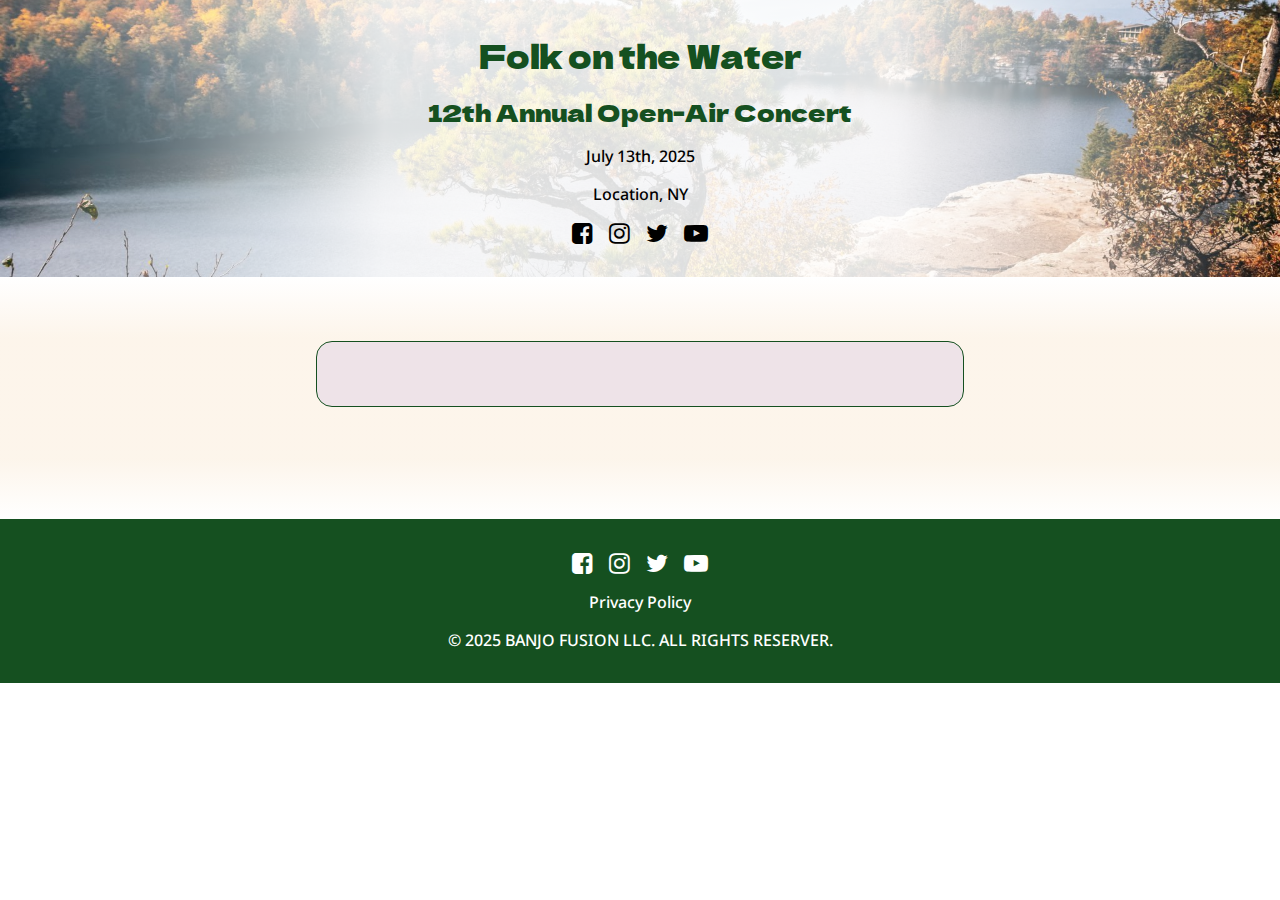
<file: index.html>
<!DOCTYPE html>
<html lang="en">
<head>
	<meta charset="UTF-8">
	<meta name="viewport" content="width=device-width, initial-scale=1.0">
	<title>Folk on the Water Concert</title>
	<link rel="stylesheet" href="https://cdnjs.cloudflare.com/ajax/libs/font-awesome/4.7.0/css/font-awesome.min.css">
	<link rel="stylesheet" href="./style.css">
</head>
<body>
	<div id="head">
		<h1>Folk on the Water</h1>
		<h2>12th Annual Open-Air Concert</h2>
		<p><time datetime="2025-07-13">July 13th, 2025</time></p>
		<p>Location, NY</p>
		<div class="sm-icons">
			<a href="www.facebook.com/folkonthewater/" class="fa fa-facebook-square"></a>
			<a href="www.instagram.com/folkonthewater/" class="fa fa-instagram"></a>
			<a href="www.twitter.com/folkonthewater/" class="fa fa-twitter"></a>
			<a href="www.youtube.com/channel/@FolkOnTheWater/" class="fa fa-youtube-play"></a>
		</div>
	</div>
	<div id="content">
		<section id="save-the-date"> </section>
		<section id="signup"> </section>
		<section id="resources"> </section>
		<section id="sponsors"> </section>
	</div>
	<div id="foot">
		<div class="sm-icons">
			<a href="www.facebook.com/folkonthewater/" class="fa fa-facebook-square"></a>
			<a href="www.instagram.com/folkonthewater/" class="fa fa-instagram"></a>
			<a href="www.twitter.com/folkonthewater/" class="fa fa-twitter"></a>
			<a href="www.youtube.com/channel/@FolkOnTheWater/" class="fa fa-youtube-play"></a>
		</div>
		<a href="">Privacy Policy</a>
		<p id="copyright">© 2025 Banjo Fusion LLC. All rights reserver.</p>
	</div>
</body>
</html>
</file>
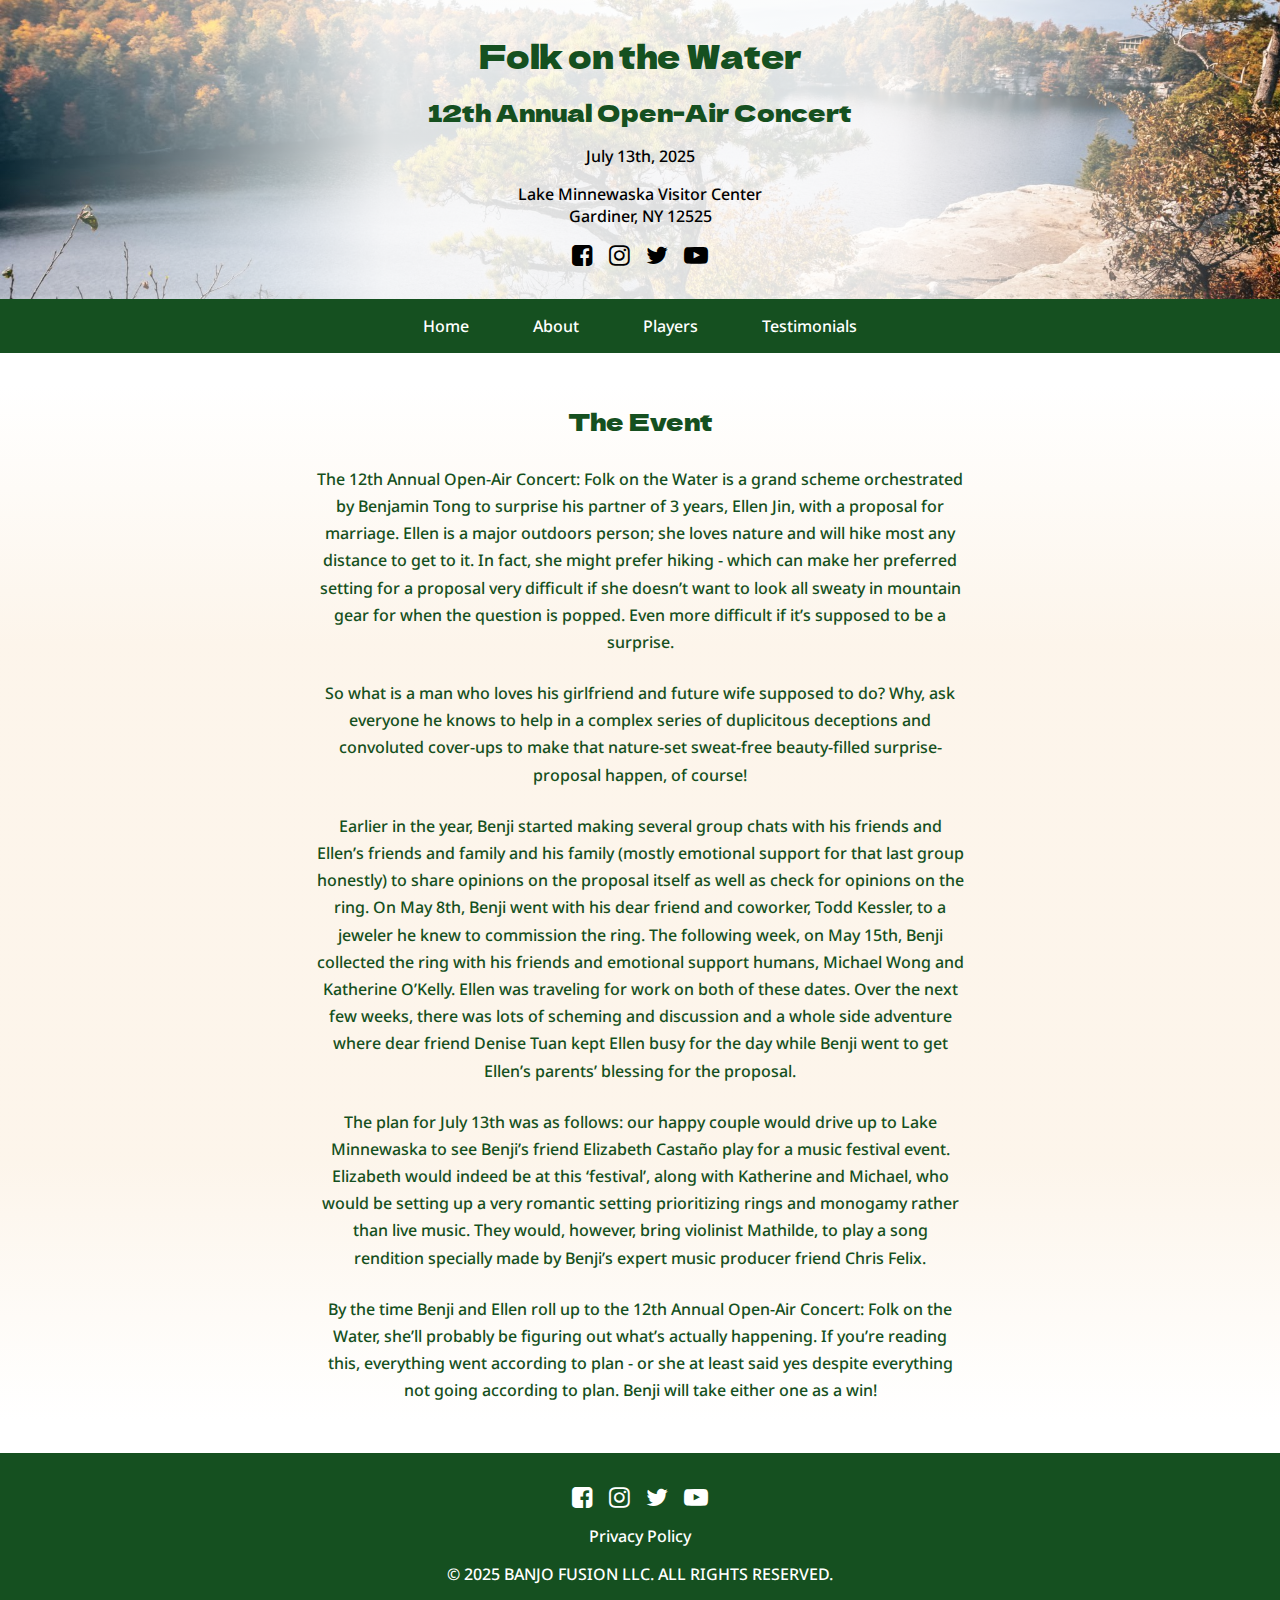
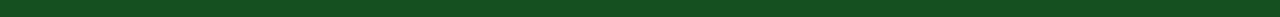
<file: about.html>
<!DOCTYPE html>
<html lang="en">
<head>
	<meta charset="UTF-8">
	<meta name="viewport" content="width=device-width, initial-scale=1.0">
	<title>Folk on the Water Concert</title>
	<link rel="stylesheet" href="https://cdnjs.cloudflare.com/ajax/libs/font-awesome/4.7.0/css/font-awesome.min.css">
	<link rel="stylesheet" href="/style/base.css">
	<link rel="stylesheet" href="/style/about.css">
</head>
<body>
	<div id="head">
		<h1>Folk on the Water</h1>
		<h2>12th Annual Open-Air Concert</h2>
		<p><time datetime="2025-07-13">July 13th, 2025</time></p>
		<p>Lake Minnewaska Visitor Center<br>Gardiner, NY 12525</p>
		<div class="sm-icons">
			<a href="https://www.facebook.com/folkonthewater/" class="fa fa-facebook-square"></a>
			<a href="https://www.instagram.com/folkonthewater/" class="fa fa-instagram"></a>
			<a href="https://www.twitter.com/folkonthewater/" class="fa fa-twitter"></a>
			<a href="https://www.youtube.com/channel/@FolkOnTheWater/" class="fa fa-youtube-play"></a>
		</div>
	</div>
	<div id="nav">
		<menu>
			<li><a href="/">Home</a></li>
			<li><a href="/about.html">About</a></li>
			<li><a href="/players.html">Players</a></li>
			<li><a href="/testimony.html">Testimonials</a></li>
		</menu>
	</div>
	<div id="content">
		<section id="about">
			<h2>The Event</h2>
			<p>The 12th Annual Open-Air Concert: Folk on the Water is a grand scheme orchestrated by Benjamin Tong to surprise his partner of 3 years, Ellen Jin, with a proposal for marriage. Ellen is a major outdoors person; she loves nature and will hike most any distance to get to it. In fact, she might prefer hiking - which can make her preferred setting for a proposal very difficult if she doesn’t want to look all sweaty in mountain gear for when the question is popped. Even more difficult if it’s supposed to be a surprise.</p>
			<p>So what is a man who loves his girlfriend and future wife supposed to do? Why, ask everyone he knows to help in a complex series of duplicitous deceptions and convoluted cover-ups to make that nature-set sweat-free beauty-filled surprise-proposal happen, of course!</p>
			<p>Earlier in the year, Benji started making several group chats with his friends and Ellen’s friends and family and his family (mostly emotional support for that last group honestly) to share opinions on the proposal itself as well as check for opinions on the ring. On May 8th, Benji went with his dear friend and coworker, Todd Kessler, to a jeweler he knew to commission the ring. The following week, on May 15th, Benji collected the ring with his friends and emotional support humans, Michael Wong and Katherine O’Kelly. Ellen was traveling for work on both of these dates. Over the next few weeks, there was lots of scheming and discussion and a whole side adventure where dear friend Denise Tuan kept Ellen busy for the day while Benji went to get Ellen’s parents’ blessing for the proposal.</p>
			<p>The plan for July 13th was as follows: our happy couple would drive up to Lake Minnewaska to see Benji’s friend Elizabeth Castaño play for a music festival event. Elizabeth would indeed be at this ‘festival’, along with Katherine and Michael, who would be setting up a very romantic setting prioritizing rings and monogamy rather than live music. They would, however, bring violinist Mathilde, to play a song rendition specially made by Benji’s expert music producer friend Chris Felix.</p>
			<p>By the time Benji and Ellen roll up to the 12th Annual Open-Air Concert: Folk on the Water, she’ll probably be figuring out what’s actually happening. If you’re reading this, everything went according to plan - or she at least said yes despite everything not going according to plan. Benji will take either one as a win!</p>
		</section>
	</div>
	<div id="foot">
		<div class="sm-icons">
			<a href="https://www.facebook.com/folkonthewater/" class="fa fa-facebook-square"></a>
			<a href="https://www.instagram.com/folkonthewater/" class="fa fa-instagram"></a>
			<a href="https://www.twitter.com/folkonthewater/" class="fa fa-twitter"></a>
			<a href="https://www.youtube.com/channel/@FolkOnTheWater/" class="fa fa-youtube-play"></a>
		</div>
		<a href="">Privacy Policy</a>
		<p id="copyright">© 2025 Banjo Fusion LLC. All rights reserved.</p>
	</div>
</body>
</html>
</file>
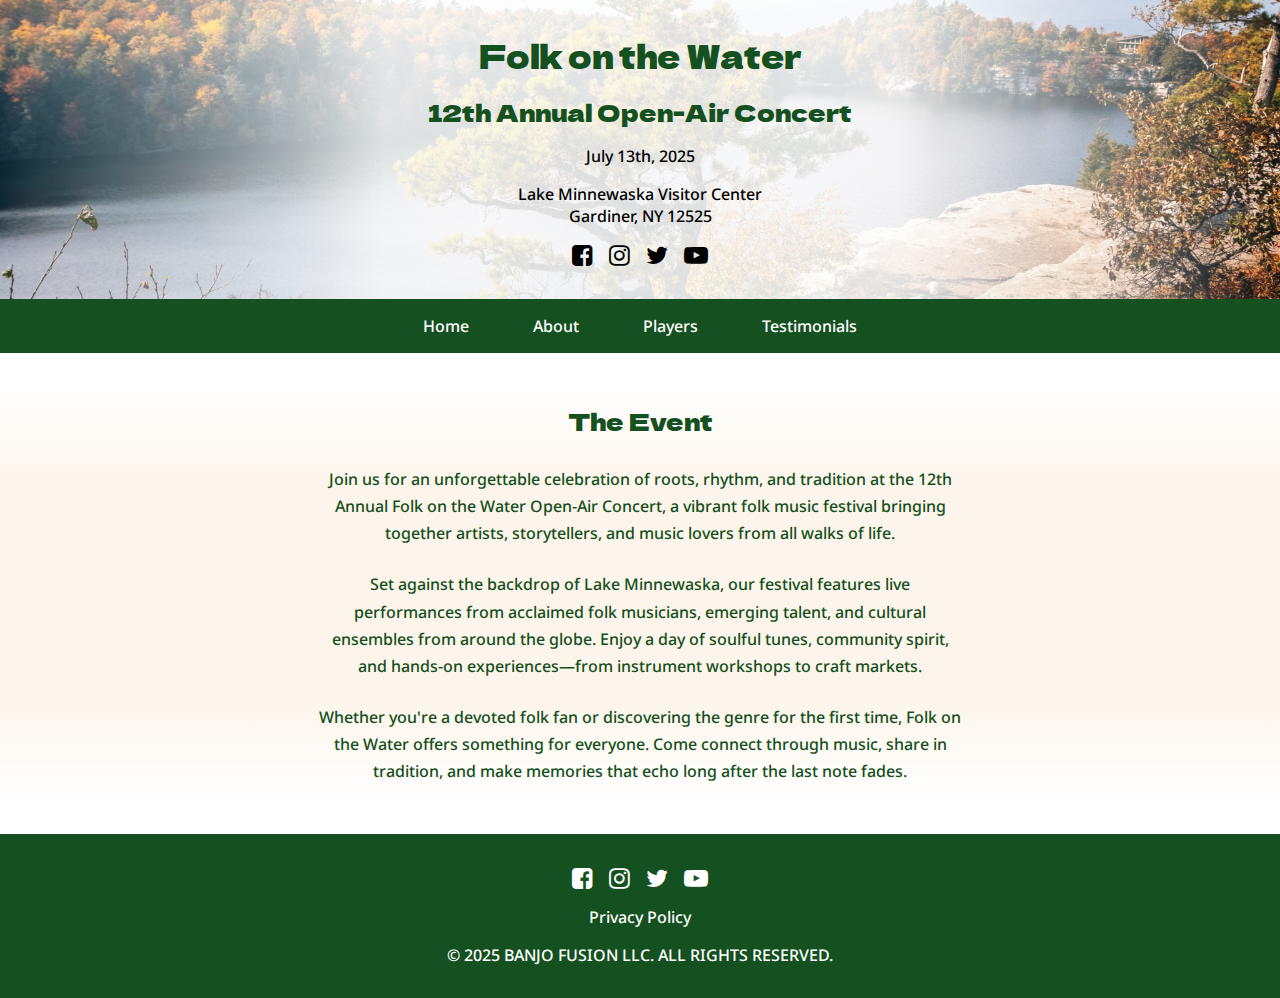
<file: about_fake.html>
<!DOCTYPE html>
<html lang="en">
<head>
	<meta charset="UTF-8">
	<meta name="viewport" content="width=device-width, initial-scale=1.0">
	<title>Folk on the Water Concert</title>
	<link rel="stylesheet" href="https://cdnjs.cloudflare.com/ajax/libs/font-awesome/4.7.0/css/font-awesome.min.css">
	<link rel="stylesheet" href="/style/base.css">
	<link rel="stylesheet" href="/style/about.css">
</head>
<body>
	<div id="head">
		<h1>Folk on the Water</h1>
		<h2>12th Annual Open-Air Concert</h2>
		<p><time datetime="2025-07-13">July 13th, 2025</time></p>
		<p>Lake Minnewaska Visitor Center<br>Gardiner, NY 12525</p>
		<div class="sm-icons">
			<a href="https://www.facebook.com/folkonthewater/" class="fa fa-facebook-square"></a>
			<a href="https://www.instagram.com/folkonthewater/" class="fa fa-instagram"></a>
			<a href="https://www.twitter.com/folkonthewater/" class="fa fa-twitter"></a>
			<a href="https://www.youtube.com/channel/@FolkOnTheWater/" class="fa fa-youtube-play"></a>
		</div>
	</div>
	<div id="nav">
		<menu>
			<li><a href="/">Home</a></li>
			<li><a href="/about.html">About</a></li>
			<li><a href="/players.html">Players</a></li>
			<li><a href="/testimony.html">Testimonials</a></li>
		</menu>
	</div>
	<div id="content">
		<section id="about">
			<h2>The Event</h2>
			<p>Join us for an unforgettable celebration of roots, rhythm, and tradition at the 12th Annual Folk on the Water Open-Air Concert, a vibrant folk music festival bringing together artists, storytellers, and music lovers from all walks of life.</p>
			<p>Set against the backdrop of Lake Minnewaska, our festival features live performances from acclaimed folk musicians, emerging talent, and cultural ensembles from around the globe. Enjoy a day of soulful tunes, community spirit, and hands-on experiences—from instrument workshops to craft markets.</p>
			<p>Whether you're a devoted folk fan or discovering the genre for the first time, Folk on the Water offers something for everyone. Come connect through music, share in tradition, and make memories that echo long after the last note fades.</p>
		</section>
	</div>
	<div id="foot">
		<div class="sm-icons">
			<a href="https://www.facebook.com/folkonthewater/" class="fa fa-facebook-square"></a>
			<a href="https://www.instagram.com/folkonthewater/" class="fa fa-instagram"></a>
			<a href="https://www.twitter.com/folkonthewater/" class="fa fa-twitter"></a>
			<a href="https://www.youtube.com/channel/@FolkOnTheWater/" class="fa fa-youtube-play"></a>
		</div>
		<a href="">Privacy Policy</a>
		<p id="copyright">© 2025 Banjo Fusion LLC. All rights reserved.</p>
	</div>
</body>
</html>
</file>
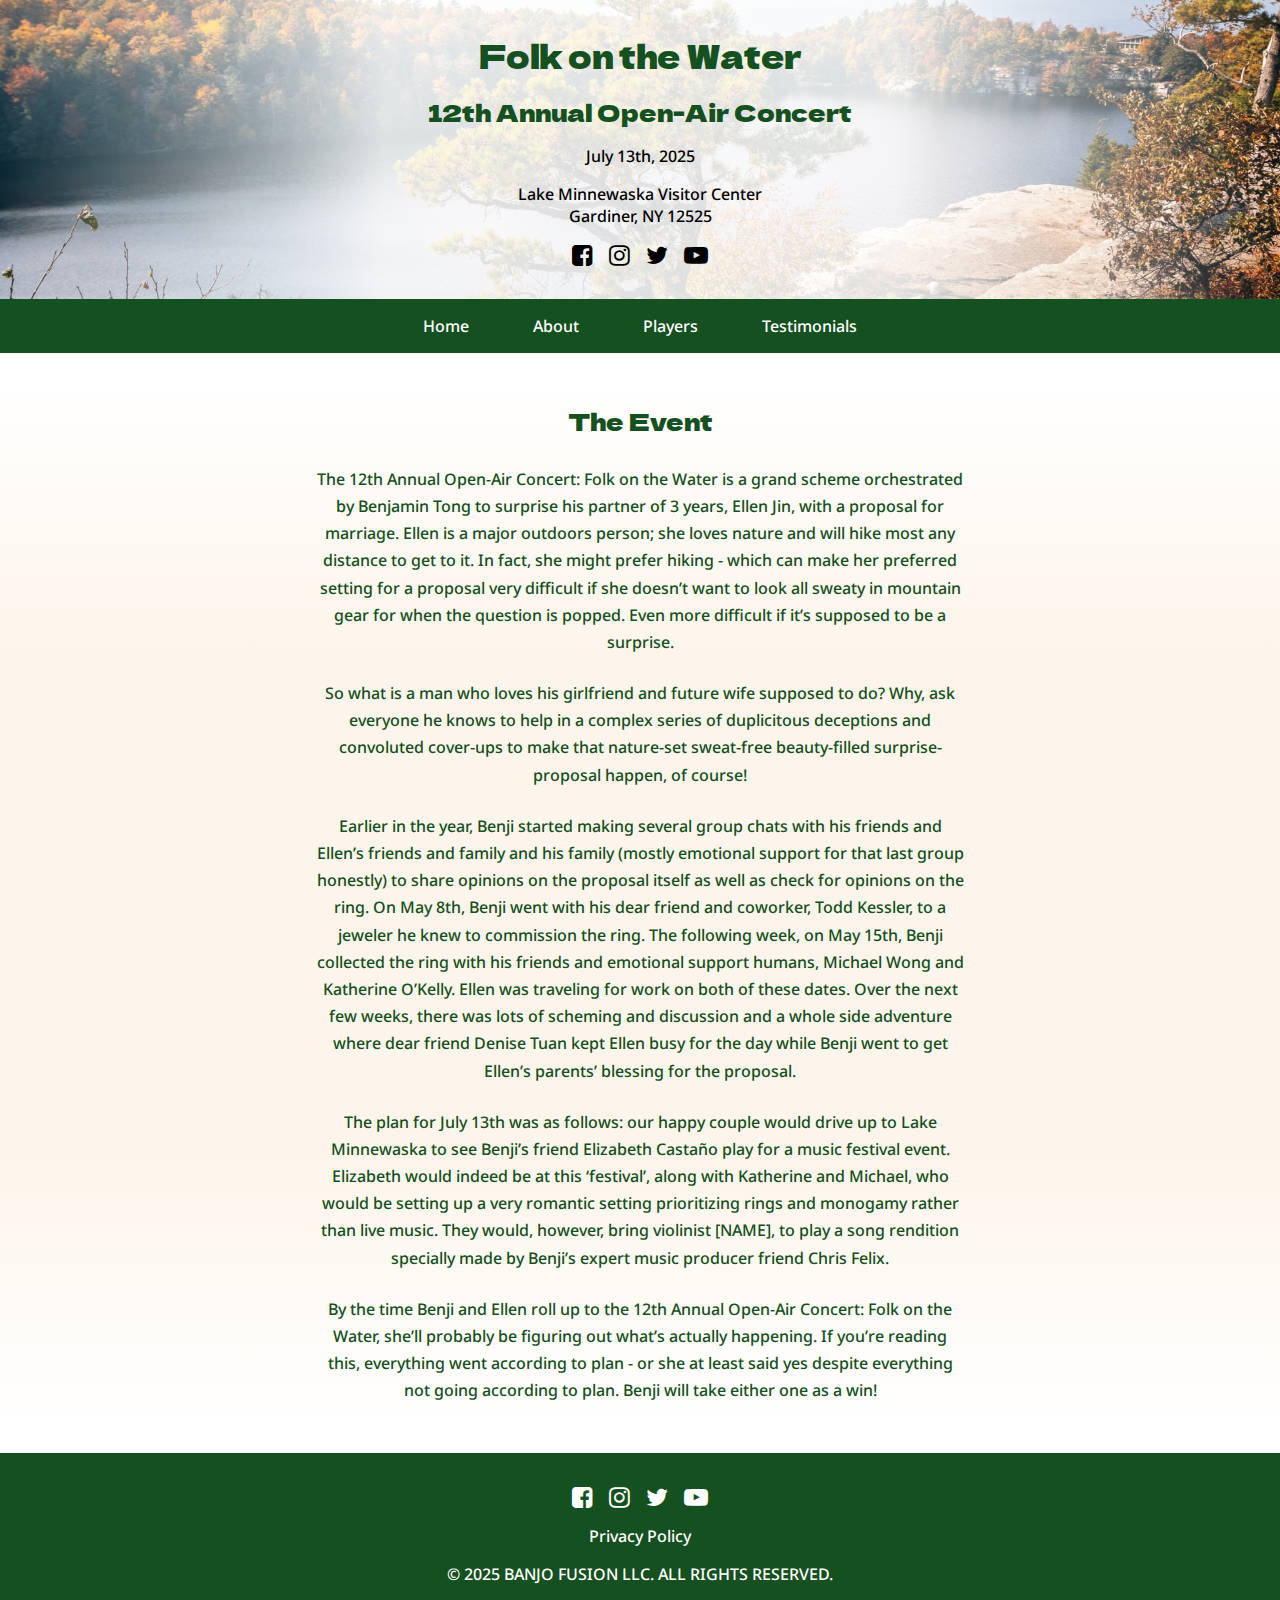
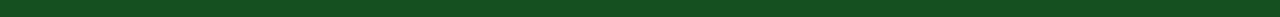
<file: about_real.html>
<!DOCTYPE html>
<html lang="en">
<head>
	<meta charset="UTF-8">
	<meta name="viewport" content="width=device-width, initial-scale=1.0">
	<title>Folk on the Water Concert</title>
	<link rel="stylesheet" href="https://cdnjs.cloudflare.com/ajax/libs/font-awesome/4.7.0/css/font-awesome.min.css">
	<link rel="stylesheet" href="/style/base.css">
	<link rel="stylesheet" href="/style/about.css">
</head>
<body>
	<div id="head">
		<h1>Folk on the Water</h1>
		<h2>12th Annual Open-Air Concert</h2>
		<p><time datetime="2025-07-13">July 13th, 2025</time></p>
		<p>Lake Minnewaska Visitor Center<br>Gardiner, NY 12525</p>
		<div class="sm-icons">
			<a href="https://www.facebook.com/folkonthewater/" class="fa fa-facebook-square"></a>
			<a href="https://www.instagram.com/folkonthewater/" class="fa fa-instagram"></a>
			<a href="https://www.twitter.com/folkonthewater/" class="fa fa-twitter"></a>
			<a href="https://www.youtube.com/channel/@FolkOnTheWater/" class="fa fa-youtube-play"></a>
		</div>
	</div>
	<div id="nav">
		<menu>
			<li><a href="/">Home</a></li>
			<li><a href="/about.html">About</a></li>
			<li><a href="/players.html">Players</a></li>
			<li><a href="/testimony.html">Testimonials</a></li>
		</menu>
	</div>
	<div id="content">
		<section id="about">
			<h2>The Event</h2>
			<p>The 12th Annual Open-Air Concert: Folk on the Water is a grand scheme orchestrated by Benjamin Tong to surprise his partner of 3 years, Ellen Jin, with a proposal for marriage. Ellen is a major outdoors person; she loves nature and will hike most any distance to get to it. In fact, she might prefer hiking - which can make her preferred setting for a proposal very difficult if she doesn’t want to look all sweaty in mountain gear for when the question is popped. Even more difficult if it’s supposed to be a surprise.</p>
			<p>So what is a man who loves his girlfriend and future wife supposed to do? Why, ask everyone he knows to help in a complex series of duplicitous deceptions and convoluted cover-ups to make that nature-set sweat-free beauty-filled surprise-proposal happen, of course!</p>
			<p>Earlier in the year, Benji started making several group chats with his friends and Ellen’s friends and family and his family (mostly emotional support for that last group honestly) to share opinions on the proposal itself as well as check for opinions on the ring. On May 8th, Benji went with his dear friend and coworker, Todd Kessler, to a jeweler he knew to commission the ring. The following week, on May 15th, Benji collected the ring with his friends and emotional support humans, Michael Wong and Katherine O’Kelly. Ellen was traveling for work on both of these dates. Over the next few weeks, there was lots of scheming and discussion and a whole side adventure where dear friend Denise Tuan kept Ellen busy for the day while Benji went to get Ellen’s parents’ blessing for the proposal.</p>
			<p>The plan for July 13th was as follows: our happy couple would drive up to Lake Minnewaska to see Benji’s friend Elizabeth Castaño play for a music festival event. Elizabeth would indeed be at this ‘festival’, along with Katherine and Michael, who would be setting up a very romantic setting prioritizing rings and monogamy rather than live music. They would, however, bring violinist [NAME], to play a song rendition specially made by Benji’s expert music producer friend Chris Felix.</p>
			<p>By the time Benji and Ellen roll up to the 12th Annual Open-Air Concert: Folk on the Water, she’ll probably be figuring out what’s actually happening. If you’re reading this, everything went according to plan - or she at least said yes despite everything not going according to plan. Benji will take either one as a win!</p>
		</section>
	</div>
	<div id="foot">
		<div class="sm-icons">
			<a href="https://www.facebook.com/folkonthewater/" class="fa fa-facebook-square"></a>
			<a href="https://www.instagram.com/folkonthewater/" class="fa fa-instagram"></a>
			<a href="https://www.twitter.com/folkonthewater/" class="fa fa-twitter"></a>
			<a href="https://www.youtube.com/channel/@FolkOnTheWater/" class="fa fa-youtube-play"></a>
		</div>
		<a href="">Privacy Policy</a>
		<p id="copyright">© 2025 Banjo Fusion LLC. All rights reserved.</p>
	</div>
</body>
</html>
</file>
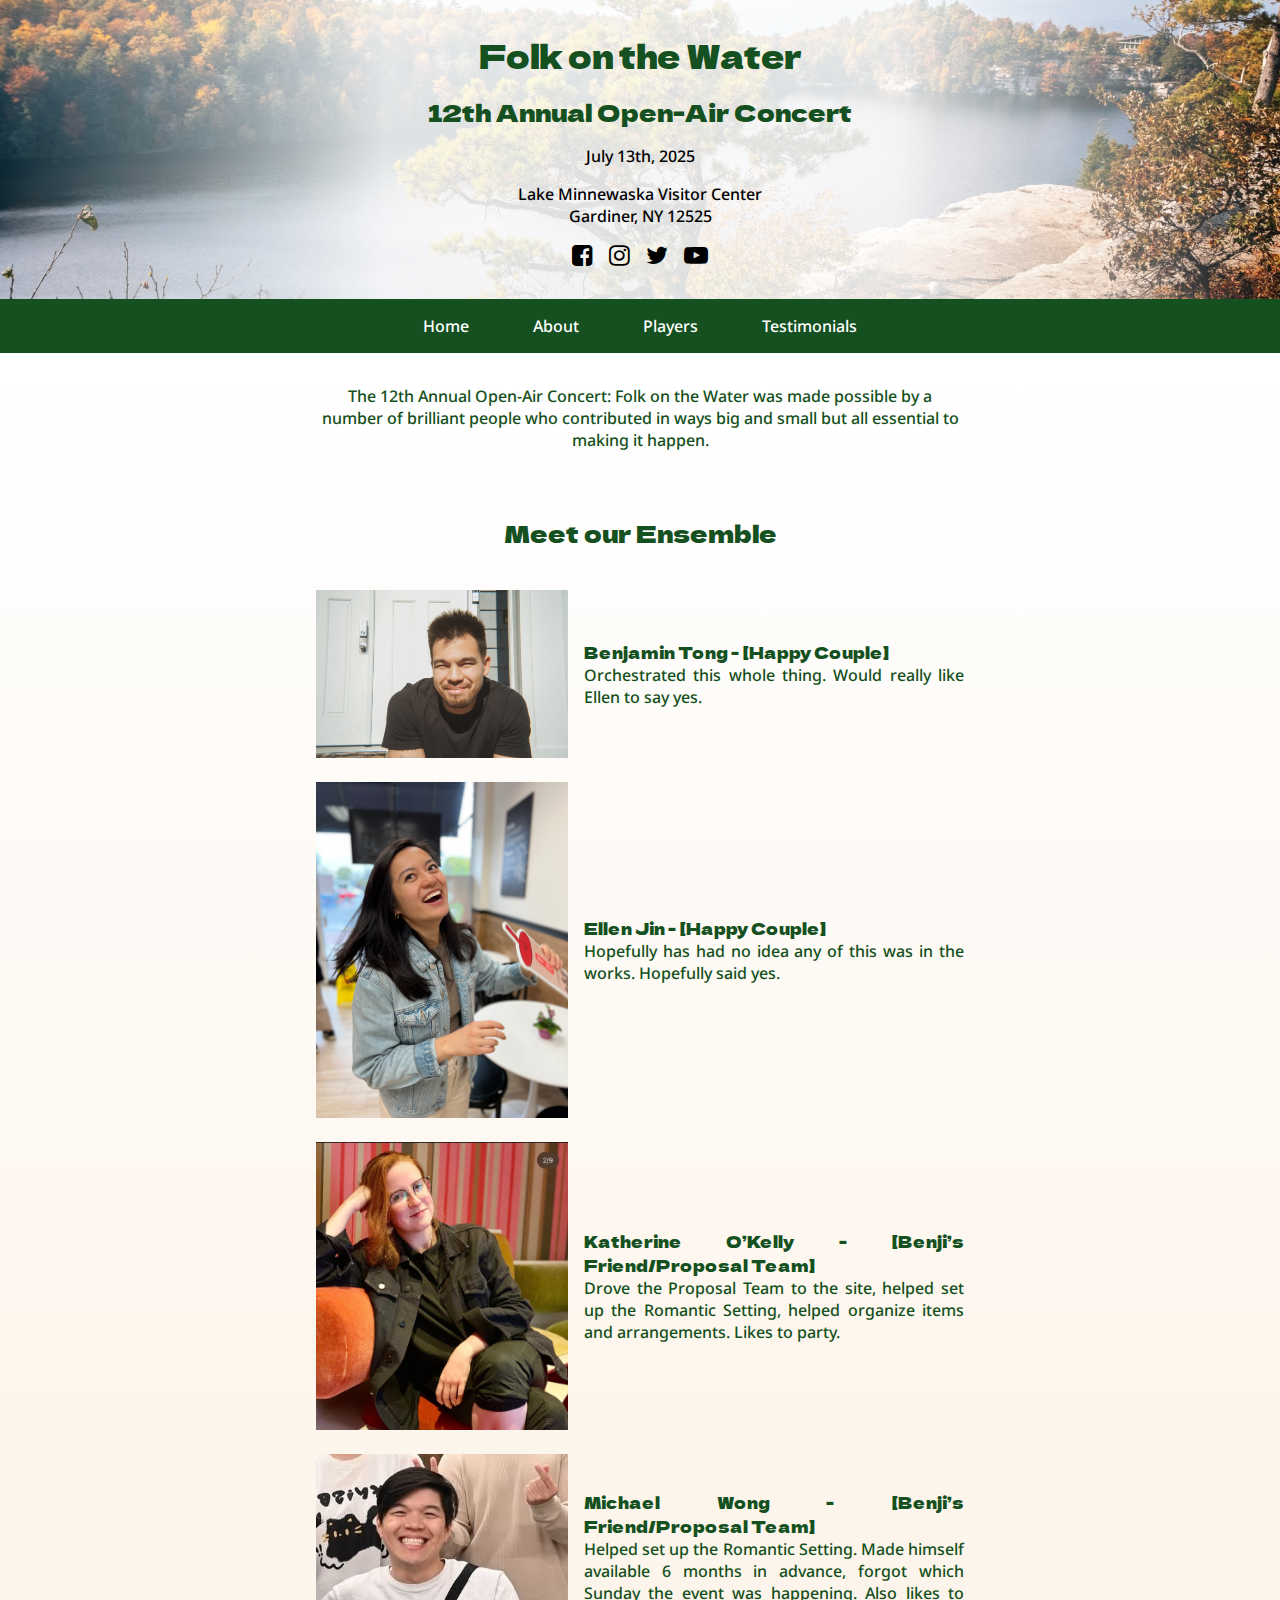
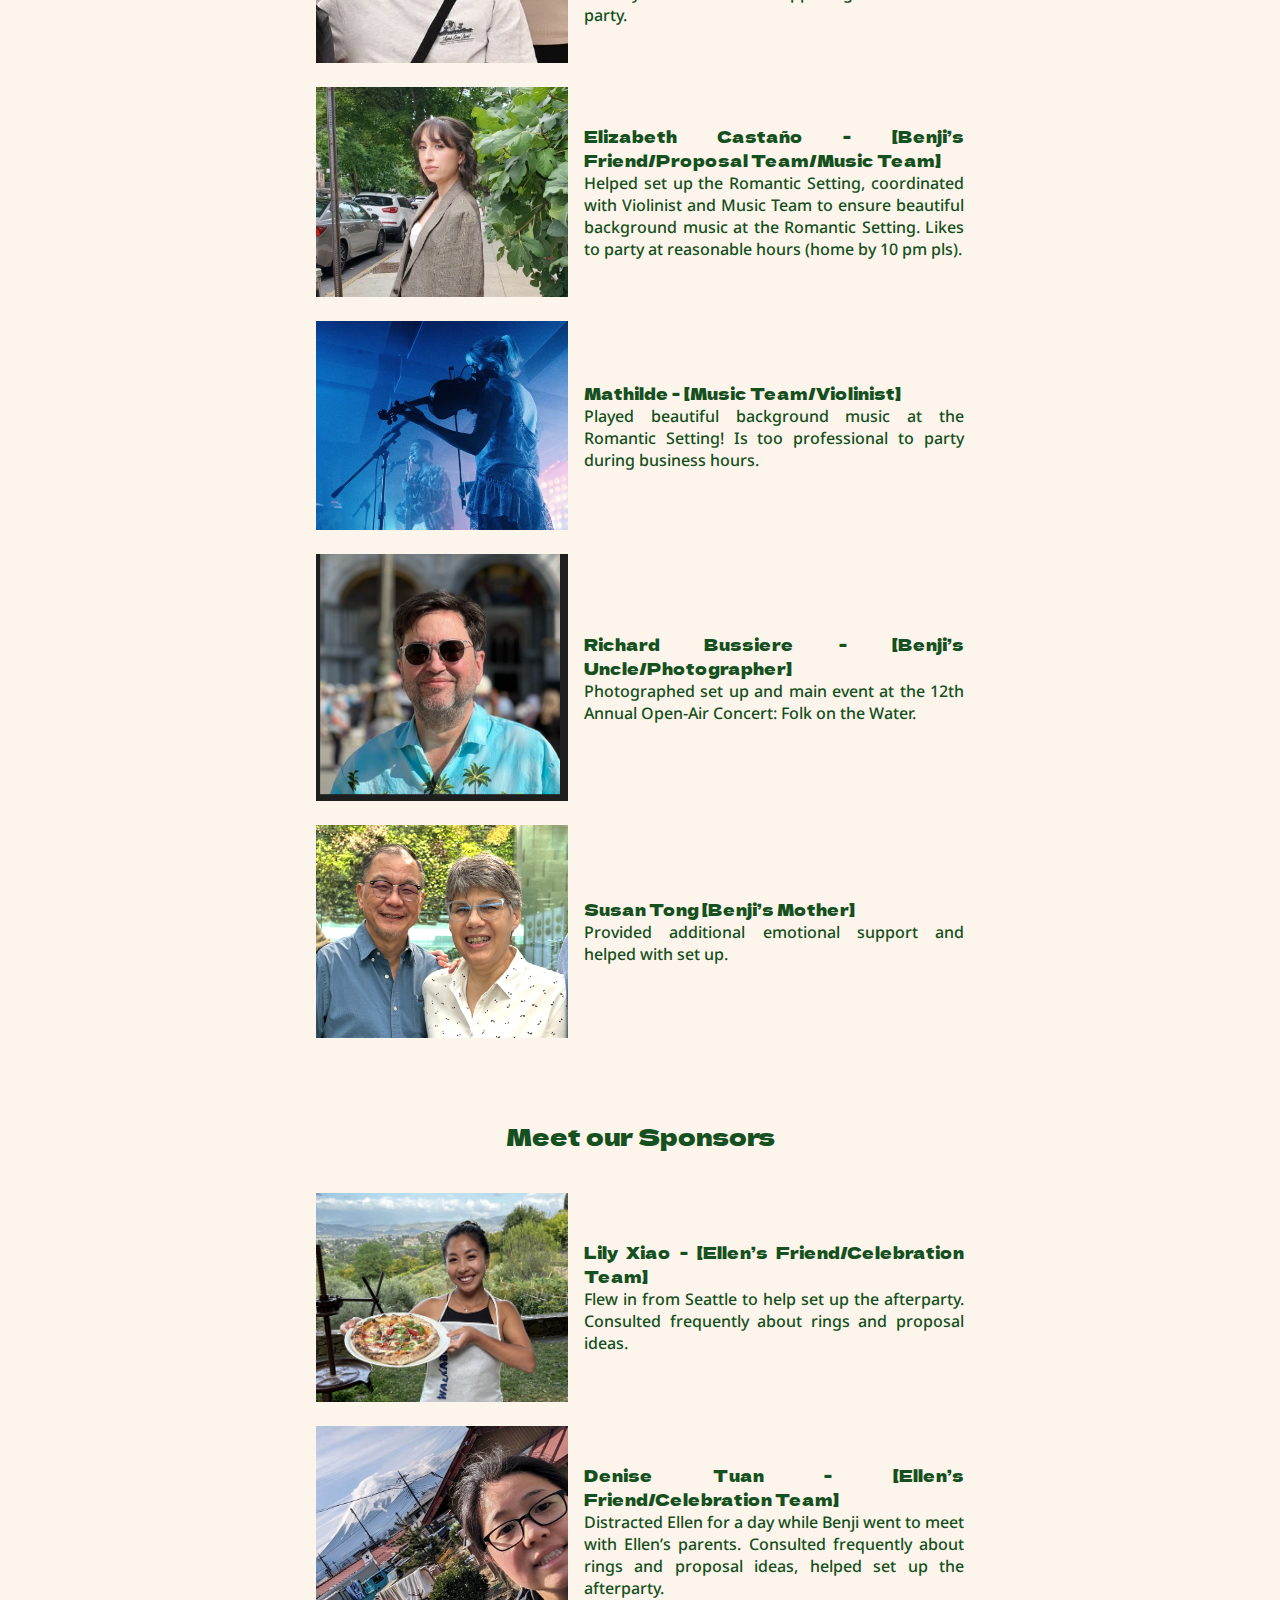
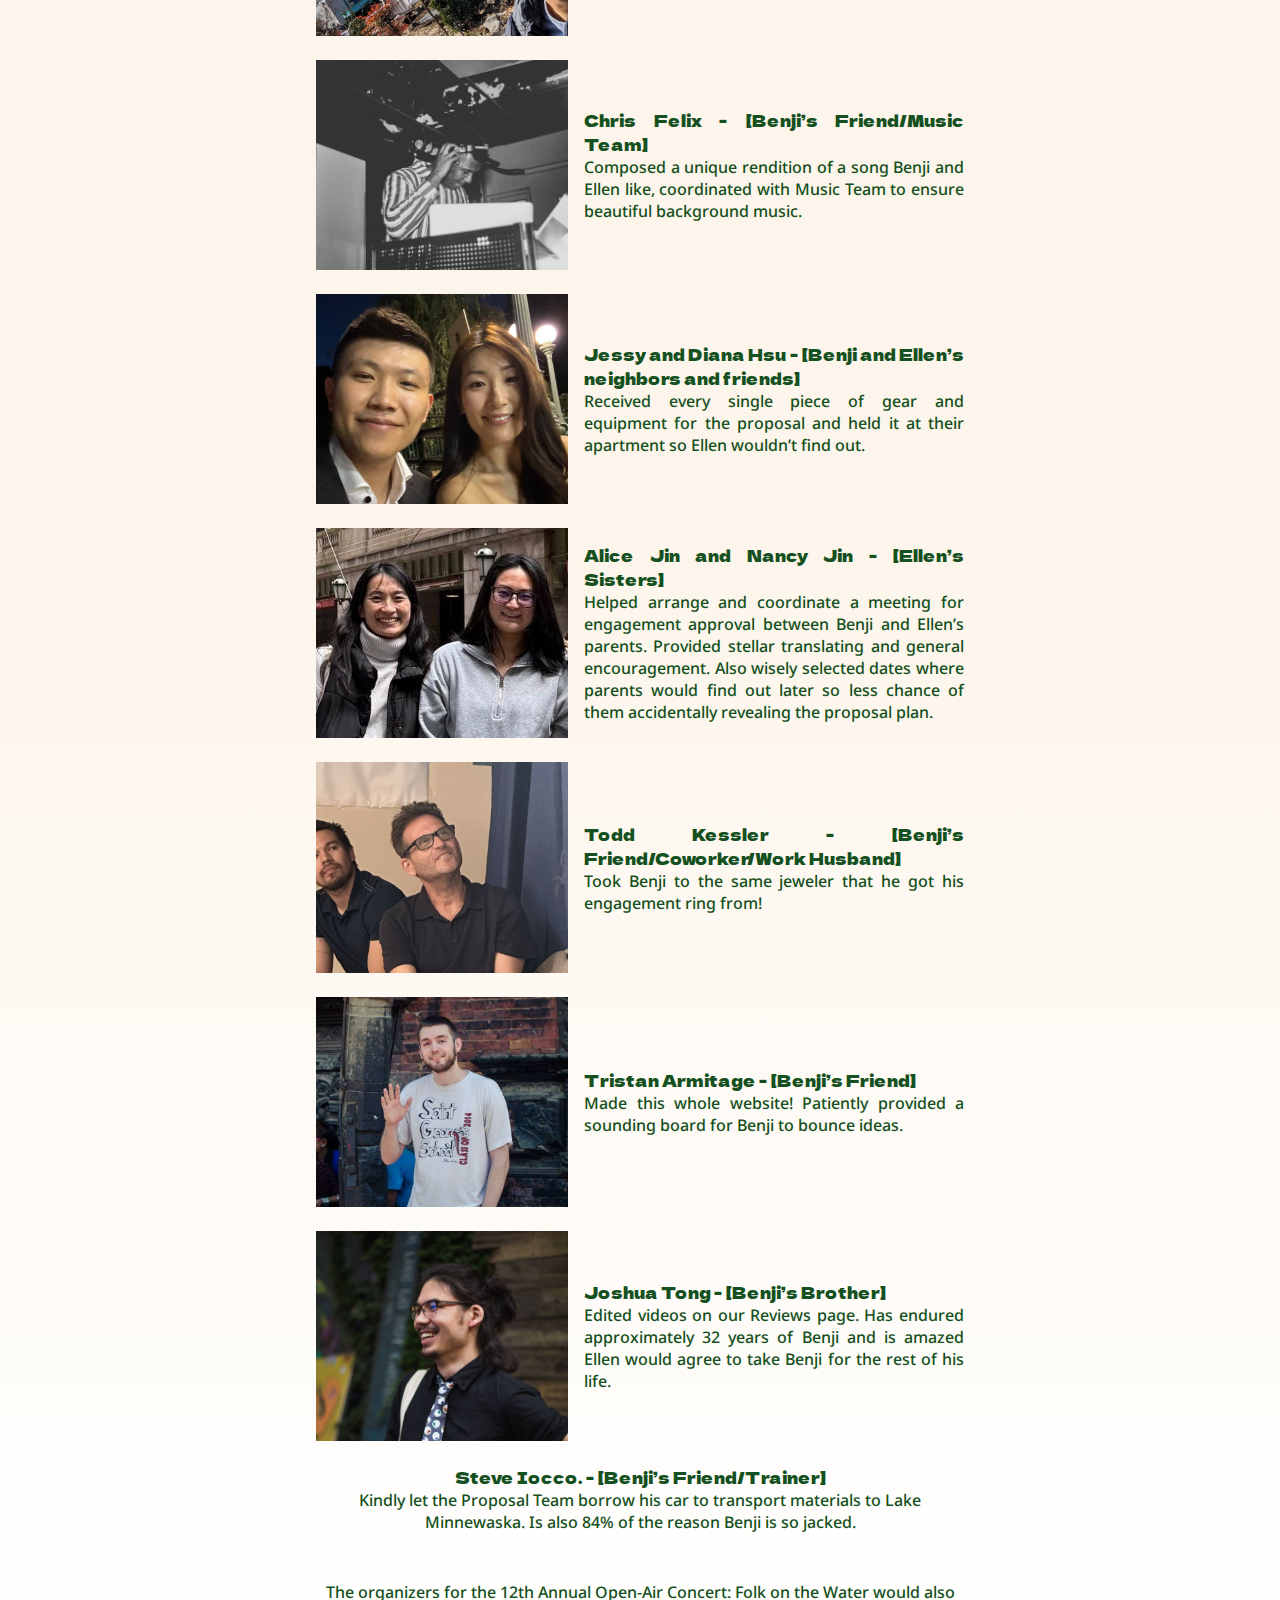
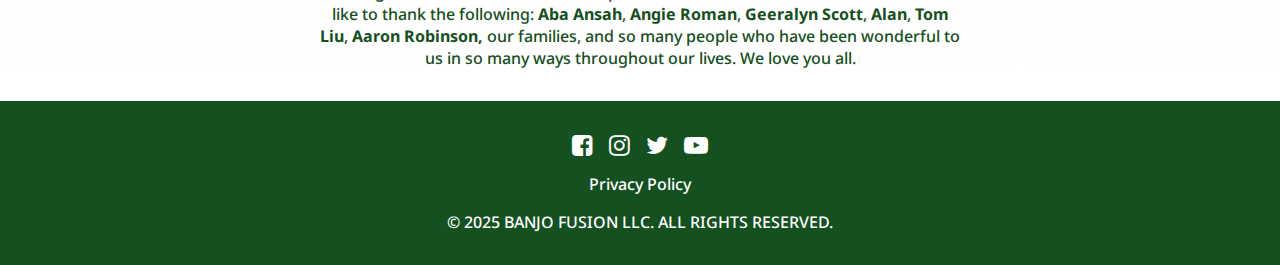
<file: players.html>
<!DOCTYPE html>
<html lang="en">
<head>
	<meta charset="UTF-8">
	<meta name="viewport" content="width=device-width, initial-scale=1.0">
	<title>Folk on the Water Concert</title>
	<link rel="stylesheet" href="https://cdnjs.cloudflare.com/ajax/libs/font-awesome/4.7.0/css/font-awesome.min.css">
	<link rel="stylesheet" href="/style/base.css">
	<link rel="stylesheet" href="/style/players.css">
</head>
<body>
	<div id="head">
		<h1>Folk on the Water</h1>
		<h2>12th Annual Open-Air Concert</h2>
		<p><time datetime="2025-07-13">July 13th, 2025</time></p>
		<p>Lake Minnewaska Visitor Center<br>Gardiner, NY 12525</p>
		<div class="sm-icons">
			<a href="https://www.facebook.com/folkonthewater/" class="fa fa-facebook-square"></a>
			<a href="https://www.instagram.com/folkonthewater/" class="fa fa-instagram"></a>
			<a href="https://www.twitter.com/folkonthewater/" class="fa fa-twitter"></a>
			<a href="https://www.youtube.com/channel/@FolkOnTheWater/" class="fa fa-youtube-play"></a>
		</div>
	</div>
	<div id="nav">
		<menu>
			<li><a href="/">Home</a></li>
			<li><a href="/about.html">About</a></li>
			<li><a href="/players.html">Players</a></li>
			<li><a href="/testimony.html">Testimonials</a></li>
		</menu>
	</div>
	<div id="content">
		<p>The 12th Annual Open-Air Concert: Folk on the Water was made possible by a number of brilliant people who contributed in ways big and small but all essential to making it happen.</p>
		<section>
			<h2>Meet our Ensemble</h2>
			<div class="profile">
				<img src="/images/Benji.JPG">
				<div class="bio">
					<h4>Benjamin Tong - [Happy Couple]</h4>
					<p>Orchestrated this whole thing. Would really like Ellen to say yes.</p>
				</div>
			</div>
			<div class="profile">
				<img src="/images/Ellen.jpeg">
				<div class="bio">
					<h4>Ellen Jin - [Happy Couple]</h4>
					<p>Hopefully has had no idea any of this was in the works. Hopefully said yes.</p>
				</div>
			</div>
			<div class="profile">
				<img src="/images/Katherine.jpeg">
				<div class="bio">
					<h4>Katherine O’Kelly - [Benji’s Friend/Proposal Team]</h4>
					<p>Drove the Proposal Team to the site, helped set up the Romantic Setting, helped organize items and arrangements. Likes to party.</p>
				</div>
			</div>
			<div class="profile">
				<img src="/images/Michael.jpeg">
				<div class="bio">
					<h4>Michael Wong - [Benji’s Friend/Proposal Team]</h4>
					<p>Helped set up the Romantic Setting. Made himself available 6 months in advance, forgot which Sunday the event was happening. Also likes to party.</p>
				</div>
			</div>
			<div class="profile">
				<img src="/images/Elizabeth.jpg">
				<div class="bio">
					<h4>Elizabeth Castaño - [Benji’s Friend/Proposal Team/Music Team]</h4>
					<p>Helped set up the Romantic Setting, coordinated with Violinist and Music Team to ensure beautiful background music at the Romantic Setting. Likes to party at reasonable hours (home by 10 pm pls).</p>
				</div>
			</div>
			<div class="profile">
				<img src="/images/Mathilde.jpeg">
				<div class="bio">
					<h4>Mathilde - [Music Team/Violinist]</h4>
					<p>Played beautiful background music at the Romantic Setting! Is too professional to party during business hours.</p>
				</div>
			</div>
			<div class="profile">
				<img src="/images/Richard.png">
				<div class="bio">
					<h4>Richard Bussiere - [Benji’s Uncle/Photographer]</h4>
					<p>Photographed set up and main event at the 12th Annual Open-Air Concert: Folk on the Water. </p>
				</div>
			</div>
			<div class="profile">
				<img src="/images/Susan.png">
				<div class="bio">
					<h4>Susan Tong [Benji’s Mother]</h4>
					<p>Provided additional emotional support and helped with set up.</p>
				</div>
			</div>
		</section>
		<section>
			<h2>Meet our Sponsors</h2>
			<div class="profile">
				<img src="/images/Lily.jpeg">
				<div class="bio">
					<h4>Lily Xiao - [Ellen’s Friend/Celebration Team]</h4>
					<p>Flew in from Seattle to help set up the afterparty. Consulted frequently about rings and proposal ideas.</p>
				</div>
			</div>
			<div class="profile">
				<img src="/images/Denise.jpeg">
				<div class="bio">
					<h4>Denise Tuan - [Ellen’s Friend/Celebration Team]</h4>
					<p>Distracted Ellen for a day while Benji went to meet with Ellen’s parents. Consulted frequently about rings and proposal ideas, helped set up the afterparty.</p>
				</div>
			</div>
			<div class="profile">
				<img src="/images/Chris_Felix.jpeg">
				<div class="bio">
					<h4>Chris Felix - [Benji’s Friend/Music Team]</h4>
					<p>Composed a unique rendition of a song Benji and Ellen like, coordinated with Music Team to ensure beautiful background music.</p>
				</div>
			</div>
			<div class="profile">
				<img src="/images/Jessy_and_Diana.JPG">
				<div class="bio">
					<h4>Jessy and Diana Hsu - [Benji and Ellen’s neighbors and friends]</h4>
					<p>Received every single piece of gear and equipment for the proposal and held it at their apartment so Ellen wouldn’t find out.</p>
				</div>
			</div>
			<div class="profile">
				<img src="/images/Alice_and_Nancy.jpeg">
				<div class="bio">
					<h4>Alice Jin and Nancy Jin - [Ellen’s Sisters]</h4>
					<p>Helped arrange and coordinate a meeting for engagement approval between Benji and Ellen’s parents. Provided stellar translating and general encouragement. Also wisely selected dates where parents would find out later so less chance of them accidentally revealing the proposal plan.</p>
				</div>
			</div>
			<div class="profile">
				<img src="/images/Kessler.jpeg">
				<div class="bio">
					<h4>Todd Kessler - [Benji’s Friend/Coworker/Work Husband]</h4>
					<p>Took Benji to the same jeweler that he got his engagement ring from!</p>
				</div>
			</div>
			<div class="profile">
				<img src="/images/tristan.jpg">
				<div class="bio">
					<h4>Tristan Armitage - [Benji’s Friend]</h4>
					<p>Made this whole website! Patiently provided a sounding board for Benji to bounce ideas.</p>
				</div>
			</div>
			<div class="profile">
				<img src="/images/Josh.jpg">
				<div class="bio">
					<h4>Joshua Tong - [Benji’s Brother]</h4>
					<p>Edited videos on our Reviews page. Has endured approximately 32 years of Benji and is amazed Ellen would agree to take Benji for the rest of his life.</p>
				</div>
			</div>
			<div class="profile">
				<div class="bio">
					<h4 style="text-align: center">Steve Iocco. - [Benji’s Friend/Trainer]</h4>
					<p style="text-align: center">Kindly let the Proposal Team borrow his car to transport materials to Lake Minnewaska. Is also 84% of the reason Benji is so jacked.</p>
				</div>
			</div>
		</section>
		<p>The organizers for the 12th Annual Open-Air Concert: Folk on the Water would also like to thank the following:
		<b>Aba Ansah</b>, 
		<b>Angie Roman</b>, 
		<b>Geeralyn Scott</b>, 
		<b>Alan</b>, 
		<b>Tom Liu</b>, 
		<b>Aaron Robinson,</b>
		our families, and so many people who have been wonderful to us in so many ways throughout our lives.  We love you all.</p>
	</div>
	<div id="foot">
		<div class="sm-icons">
			<a href="https://www.facebook.com/folkonthewater/" class="fa fa-facebook-square"></a>
			<a href="https://www.instagram.com/folkonthewater/" class="fa fa-instagram"></a>
			<a href="https://www.twitter.com/folkonthewater/" class="fa fa-twitter"></a>
			<a href="https://www.youtube.com/channel/@FolkOnTheWater/" class="fa fa-youtube-play"></a>
		</div>
		<a href="">Privacy Policy</a>
		<p id="copyright">© 2025 Banjo Fusion LLC. All rights reserved.</p>
	</div>
</body>
</html>
</file>
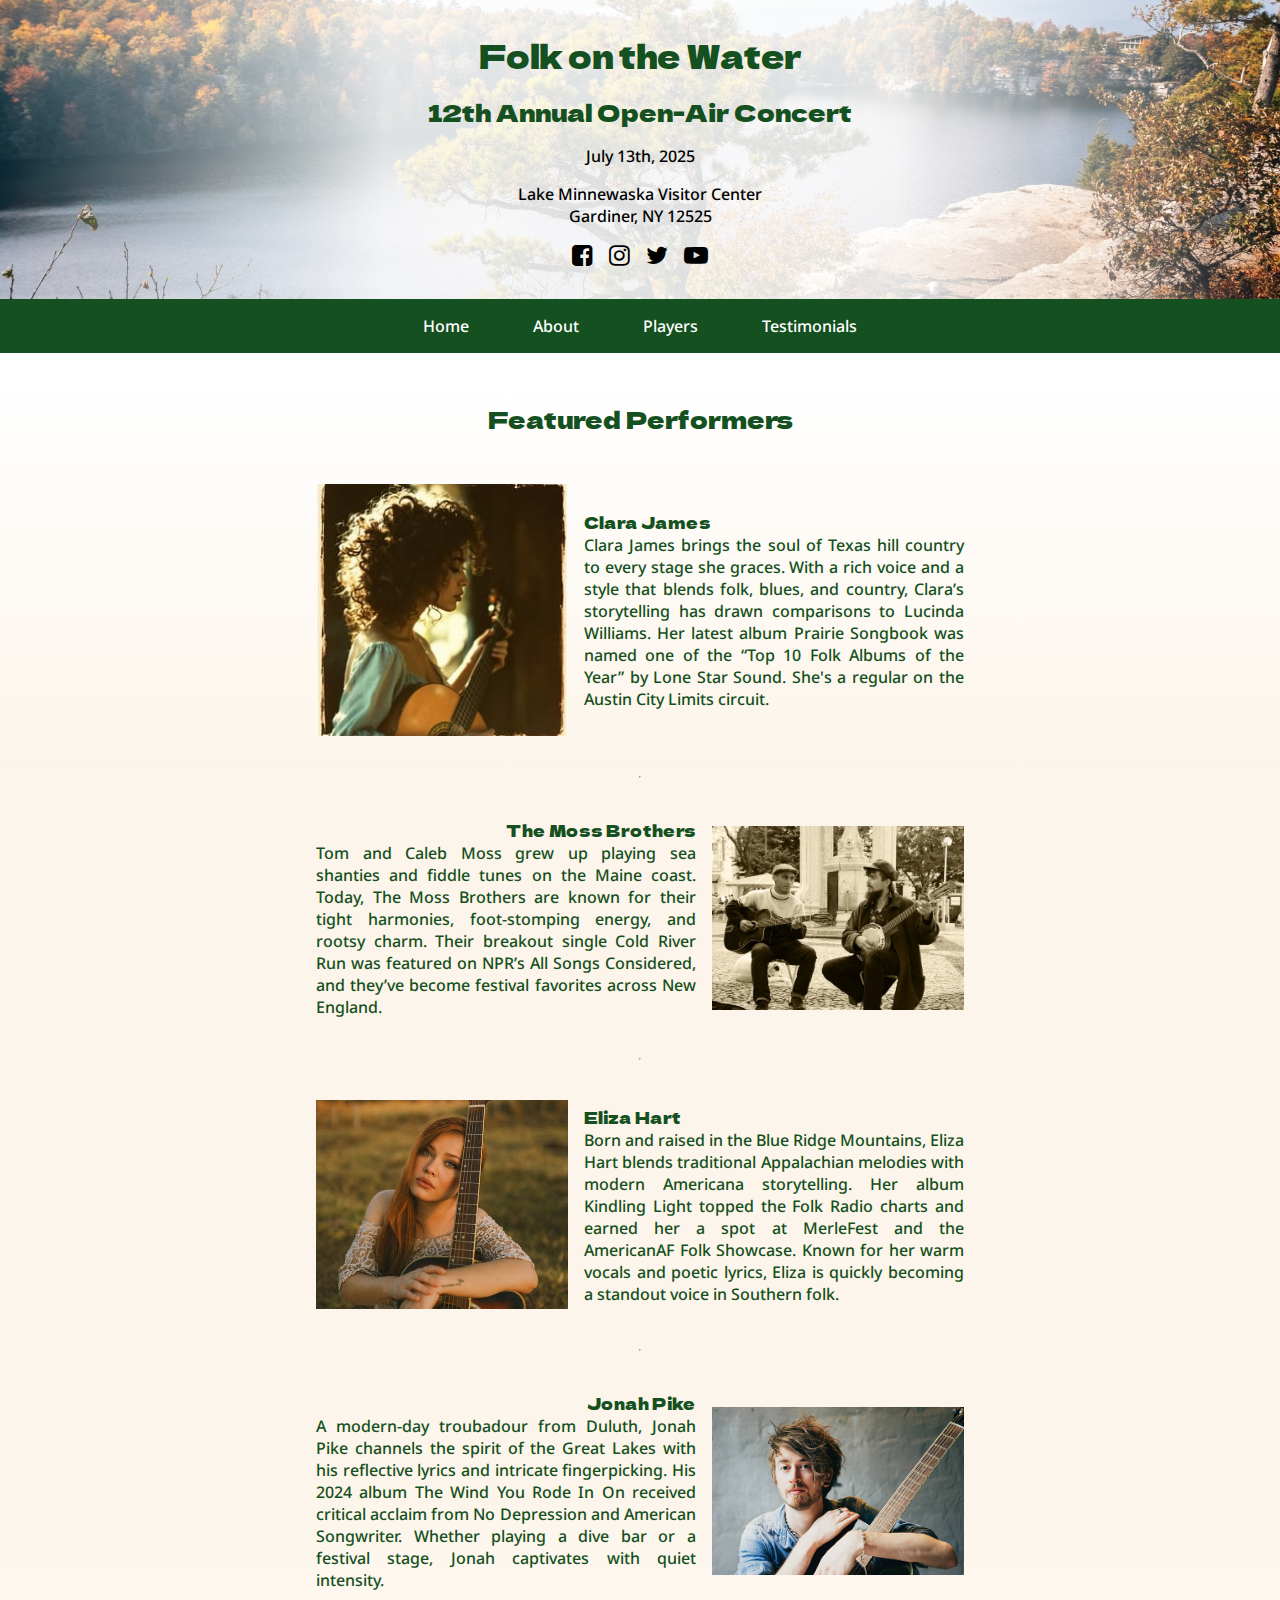
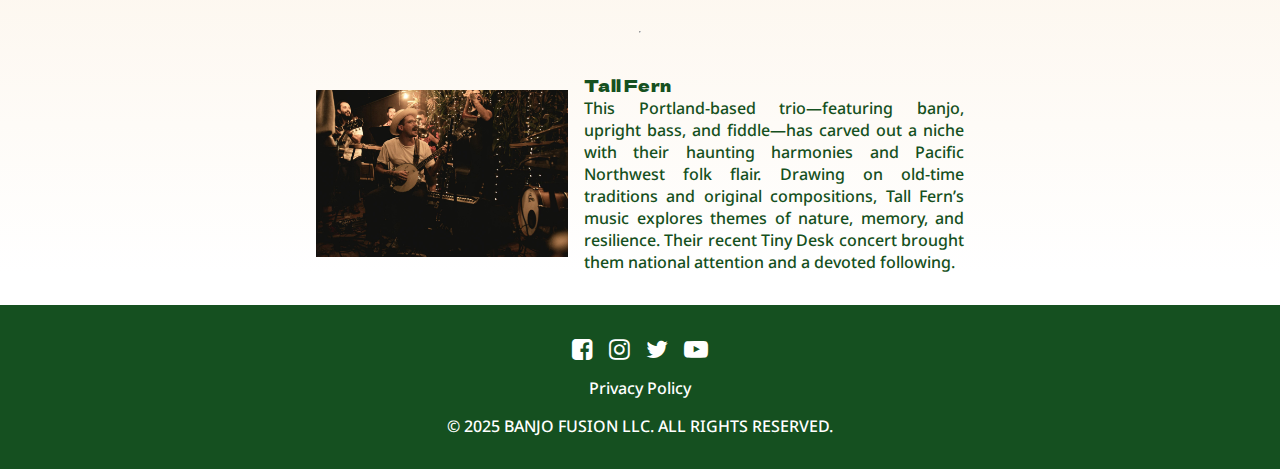
<file: players_fake.html>
<!DOCTYPE html>
<html lang="en">
<head>
	<meta charset="UTF-8">
	<meta name="viewport" content="width=device-width, initial-scale=1.0">
	<title>Folk on the Water Concert</title>
	<link rel="stylesheet" href="https://cdnjs.cloudflare.com/ajax/libs/font-awesome/4.7.0/css/font-awesome.min.css">
	<link rel="stylesheet" href="/style/base.css">
	<link rel="stylesheet" href="/style/players.css">
</head>
<body>
	<div id="head">
		<h1>Folk on the Water</h1>
		<h2>12th Annual Open-Air Concert</h2>
		<p><time datetime="2025-07-13">July 13th, 2025</time></p>
		<p>Lake Minnewaska Visitor Center<br>Gardiner, NY 12525</p>
		<div class="sm-icons">
			<a href="https://www.facebook.com/folkonthewater/" class="fa fa-facebook-square"></a>
			<a href="https://www.instagram.com/folkonthewater/" class="fa fa-instagram"></a>
			<a href="https://www.twitter.com/folkonthewater/" class="fa fa-twitter"></a>
			<a href="https://www.youtube.com/channel/@FolkOnTheWater/" class="fa fa-youtube-play"></a>
		</div>
	</div>
	<div id="nav">
		<menu>
			<li><a href="/">Home</a></li>
			<li><a href="/about.html">About</a></li>
			<li><a href="/players.html">Players</a></li>
			<li><a href="/testimony.html">Testimonials</a></li>
		</menu>
	</div>
	<div id="content">
		<h2>Featured Performers</h2>
		<div class="profile">
			<img src="/images/female-guitar.jpg">
			<div class="bio">
				<h4>Clara James</h4>
				<p>Clara James brings the soul of Texas hill country to every stage she graces. With a rich voice and a style that blends folk, blues, and country, Clara’s storytelling has drawn comparisons to Lucinda Williams. Her latest album Prairie Songbook was named one of the “Top 10 Folk Albums of the Year” by Lone Star Sound. She's a regular on the Austin City Limits circuit.</p>
			</div>
		</div>
		<hr>
		<div class="profile reversed">
			<img src="/images/folk-duo-sepia.webp">
			<div class="bio">
				<h4>The Moss Brothers</h4>
				<p>Tom and Caleb Moss grew up playing sea shanties and fiddle tunes on the Maine coast. Today, The Moss Brothers are known for their tight harmonies, foot-stomping energy, and rootsy charm. Their breakout single Cold River Run was featured on NPR’s All Songs Considered, and they’ve become festival favorites across New England.</p>
			</div>
		</div>
		<hr>
		<div class="profile">
			<img src="/images/female-in-field.jpeg">
			<div class="bio">
				<h4>Eliza Hart</h4>
				<p>Born and raised in the Blue Ridge Mountains, Eliza Hart blends traditional Appalachian melodies with modern Americana storytelling. Her album Kindling Light topped the Folk Radio charts and earned her a spot at MerleFest and the AmericanAF Folk Showcase. Known for her warm vocals and poetic lyrics, Eliza is quickly becoming a standout voice in Southern folk.</p>
			</div>
		</div>
		<hr>
		<div class="profile reversed">
			<img src="/images/male-guitar.jpg">
			<div class="bio">
				<h4>Jonah Pike</h4>
				<p>A modern-day troubadour from Duluth, Jonah Pike channels the spirit of the Great Lakes with his reflective lyrics and intricate fingerpicking. His 2024 album The Wind You Rode In On received critical acclaim from No Depression and American Songwriter. Whether playing a dive bar or a festival stage, Jonah captivates with quiet intensity.</p>
			</div>
		</div>
		<hr>
		<div class="profile">
			<img src="/images/folk-trio-dark.jpg">
			<div class="bio">
				<h4>Tall Fern</h4>
				<p>This Portland-based trio—featuring banjo, upright bass, and fiddle—has carved out a niche with their haunting harmonies and Pacific Northwest folk flair. Drawing on old-time traditions and original compositions, Tall Fern’s music explores themes of nature, memory, and resilience. Their recent Tiny Desk concert brought them national attention and a devoted following.</p>
			</div>
		</div> </div>
	<div id="foot">
		<div class="sm-icons">
			<a href="https://www.facebook.com/folkonthewater/" class="fa fa-facebook-square"></a>
			<a href="https://www.instagram.com/folkonthewater/" class="fa fa-instagram"></a>
			<a href="https://www.twitter.com/folkonthewater/" class="fa fa-twitter"></a>
			<a href="https://www.youtube.com/channel/@FolkOnTheWater/" class="fa fa-youtube-play"></a>
		</div>
		<a href="">Privacy Policy</a>
		<p id="copyright">© 2025 Banjo Fusion LLC. All rights reserved.</p>
	</div>
</body>
</html>
</file>
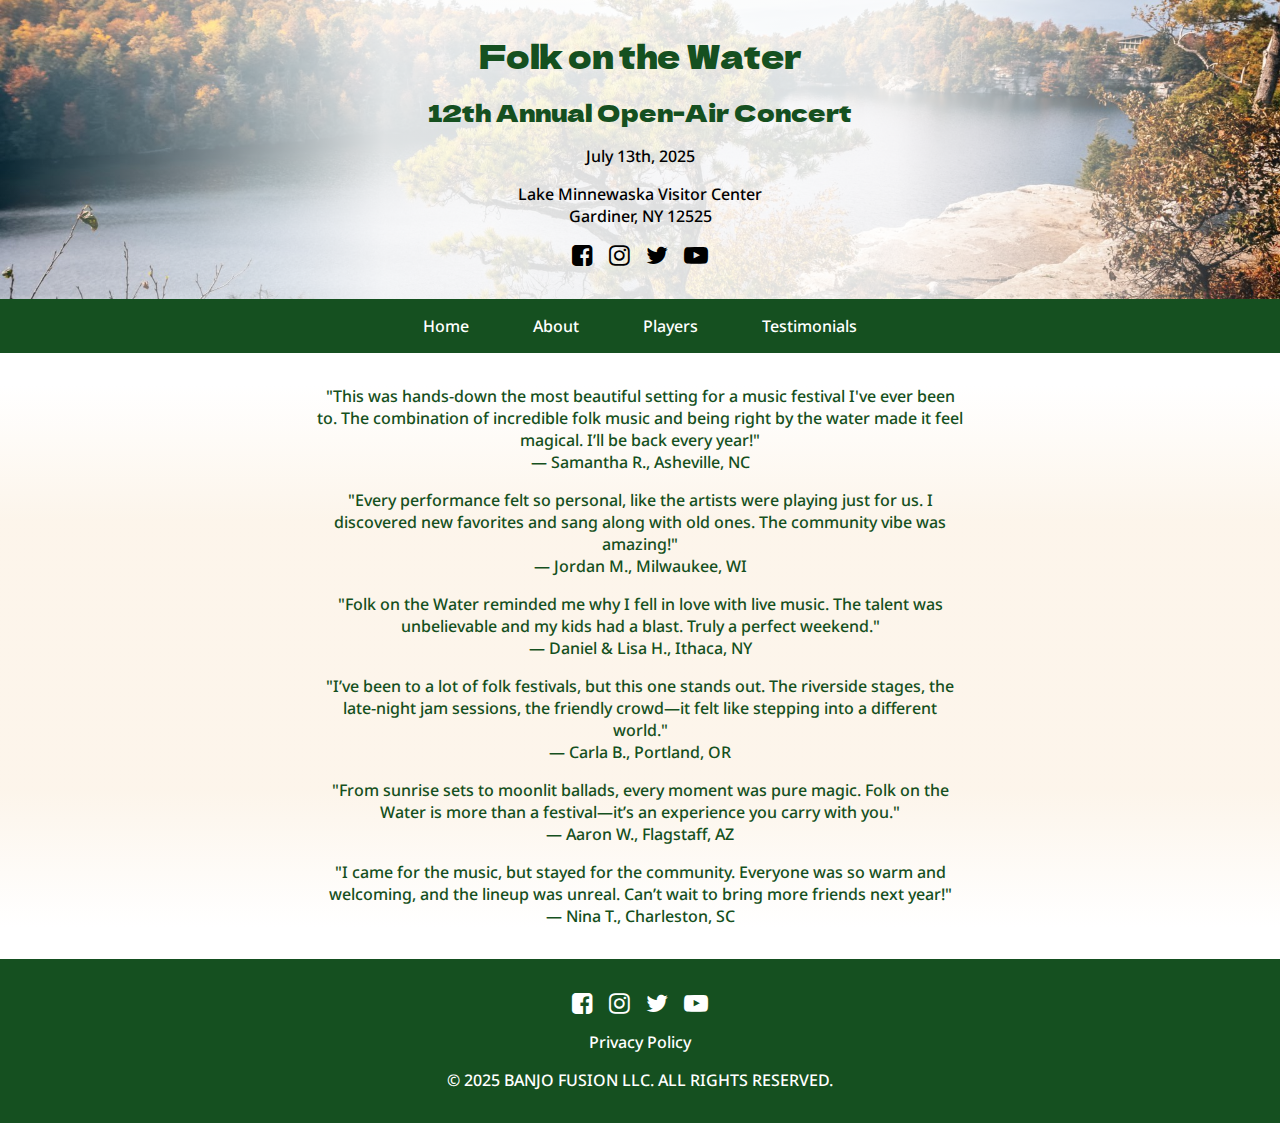
<file: testimony.html>
<!DOCTYPE html>
<html lang="en">
<head>
	<meta charset="UTF-8">
	<meta name="viewport" content="width=device-width, initial-scale=1.0">
	<title>Folk on the Water Concert</title>
	<link rel="stylesheet" href="https://cdnjs.cloudflare.com/ajax/libs/font-awesome/4.7.0/css/font-awesome.min.css">
	<link rel="stylesheet" href="/style/base.css">
	<link rel="stylesheet" href="/style/testimony.css">
</head>
<body>
	<div id="head">
		<h1>Folk on the Water</h1>
		<h2>12th Annual Open-Air Concert</h2>
		<p><time datetime="2025-07-13">July 13th, 2025</time></p>
		<p>Lake Minnewaska Visitor Center<br>Gardiner, NY 12525</p>
		<div class="sm-icons">
			<a href="https://www.facebook.com/folkonthewater/" class="fa fa-facebook-square"></a>
			<a href="https://www.instagram.com/folkonthewater/" class="fa fa-instagram"></a>
			<a href="https://www.twitter.com/folkonthewater/" class="fa fa-twitter"></a>
			<a href="https://www.youtube.com/channel/@FolkOnTheWater/" class="fa fa-youtube-play"></a>
		</div>
	</div>
	<div id="nav">
		<menu>
			<li><a href="/">Home</a></li>
			<li><a href="/about.html">About</a></li>
			<li><a href="/players.html">Players</a></li>
			<li><a href="/testimony.html">Testimonials</a></li>
		</menu>
	</div>
	<div id="content">
		<p>"This was hands-down the most beautiful setting for a music festival I've ever been to. The combination of incredible folk music and being right by the water made it feel magical. I’ll be back every year!"<br>— Samantha R., Asheville, NC</p>
		<p>"Every performance felt so personal, like the artists were playing just for us. I discovered new favorites and sang along with old ones. The community vibe was amazing!"<br>— Jordan M., Milwaukee, WI</p>
		<p>"Folk on the Water reminded me why I fell in love with live music. The talent was unbelievable and my kids had a blast. Truly a perfect weekend."<br>— Daniel & Lisa H., Ithaca, NY</p>
		<p>"I’ve been to a lot of folk festivals, but this one stands out. The riverside stages, the late-night jam sessions, the friendly crowd—it felt like stepping into a different world."<br>— Carla B., Portland, OR</p>
		<p>"From sunrise sets to moonlit ballads, every moment was pure magic. Folk on the Water is more than a festival—it’s an experience you carry with you."<br>— Aaron W., Flagstaff, AZ</p>
		<p>"I came for the music, but stayed for the community. Everyone was so warm and welcoming, and the lineup was unreal. Can’t wait to bring more friends next year!"<br>— Nina T., Charleston, SC</p>
	</div>
	<div id="foot">
		<div class="sm-icons">
			<a href="https://www.facebook.com/folkonthewater/" class="fa fa-facebook-square"></a>
			<a href="https://www.instagram.com/folkonthewater/" class="fa fa-instagram"></a>
			<a href="https://www.twitter.com/folkonthewater/" class="fa fa-twitter"></a>
			<a href="https://www.youtube.com/channel/@FolkOnTheWater/" class="fa fa-youtube-play"></a>
		</div>
		<a href="">Privacy Policy</a>
		<p id="copyright">© 2025 Banjo Fusion LLC. All rights reserved.</p>
	</div>
</body>
</html>
</file>
<file: style.css>
@import url('https://fonts.googleapis.com/css2?family=Dela+Gothic+One&family=Noto+Sans:ital,wght@0,100..900;1,100..900&display=swap');

:root {
	--asterisk-red: #e85c41;
	--content-bg: #FAEBD780;
	--dark-green: #155020;
	--darker-green: #062510;
}

body {
	width: 100vw;
	overflow-x: hidden;
	margin: 0;
	padding: 0;
	display: flex;
	flex-direction: column;
	justify-content: center;
	align-items: center;
	text-align: center;
	font-family: "Noto Sans", sans-serif;
	font-weight: 500;
	font-style: normal;
	color: var(--dark-green);
}

h1, h2, h3, h4, h5, h6 {
	padding: 0;
	margin: 0;
	font-family: "Dela Gothic One", sans-serif;
	font-weight: 400;
	font-style: normal;
}

p, a {
	padding: 0;
	margin: 0;
}

.color-button {
	padding: 0.5rem 1rem;
	border: 0.125rem solid var(--darker-green);
	border-radius: 1rem;
	border-bottom-width: 0.33rem;
	transition: 0.125s;
	font-weight: bold;
	color: white;
	background-color: var(--dark-green);
}

.color-button:hover {
	border-bottom-width: 0.125rem;
	cursor: pointer;
}

.asterisk {
	color: var(--asterisk-red);
	font-size: 150%;
	font-weight: normal;
	position: relative;
	top: 5px;
	font-family: serif;
}

body > div {
	box-sizing: border-box;
	display: flex;
	flex-direction: column;
	justify-content: center;
	align-items: center;
	gap: 1rem;
	width: 100%;
}

#head {
	background-image:
		linear-gradient(to right, #fff0, #fffd 30%, #fffd 70%, #fff0),
		url("images/lake-minnewaska-tall.jpg");
	background-position: center;
	background-size: cover;
	padding: 2rem;
	color: black;
}

#head h1, #head h2 {
	color: var(--dark-green);
}

#nav {
	background-color: var(--dark-green);
}

#nav menu {
	margin: 0;
	padding: 0;
	display: flex;
	flex-direction: row;
}

#nav li {
	list-style: none;
	padding: 1rem 2rem;
}

#nav li:hover {
	background-color: var(--darker-green);
	cursor: pointer;
}

#nav a {
	text-decoration: none;
	color: white;
}

#content {
	width: 100%;
	padding: 0 2rem;
	background: linear-gradient(white, var(--content-bg) 25%, var(--content-bg) 75%, white);
}

#content > section {
	margin: 1rem 0;
	display: flex;
	flex-direction: column;
	justify-content: center;
	align-items: center;
	gap: 1.5rem;
}

#save-the-date {
	max-width: 72ch;
	line-height: 1.7;
}

#lake-piano-image img {
	width: 72ch;
	box-shadow: 2px 4px 8px #000d;
	border-radius: 1rem;
	border: 1px solid darkgreen;
}

#signup {
	padding: 2rem;
	border: 1px solid var(--dark-green);
	border-radius: 1rem;
	/* border-width: 2px 4px 6px 2px; */
	/* background-image: linear-gradient(#fff2, #0002); */
	background-color: #C2B0E040;
	width: 72ch;
	box-sizing: border-box;
}

#signup-form {
	display: flex;
	flex-direction: column;
	width: 100%;
	text-align: left;
	margin-bottom: 1rem;
}

#signup-form label {
	font-weight: bold;
}

#signup-form input {
	margin-bottom: 1rem;
}

#signup-form .color-button {
	width: max-content;
}

#foot {
	width: 100%;
	padding: 2rem;
	background-color: var(--dark-green);
	color: white;
}

#foot a {
	text-decoration: none;
	color: white;
}

#foot .sm-icons {
	color: white;
}

.sm-icons {
	display: flex;
	flex-direction: row;
	gap: 1rem;
	width: min-content;
}

.sm-icons > a {
	text-decoration: none;
	color: inherit;
	font-size: 1.5rem;
}

#copyright {
	text-transform: uppercase;
}
</file>
<file: style/base.css>
@import url('https://fonts.googleapis.com/css2?family=Dela+Gothic+One&family=Noto+Sans:ital,wght@0,100..900;1,100..900&display=swap');

:root {
	--asterisk-red: #e85c41;
	--content-bg: #FAEBD780;
	--dark-green: #155020;
	--darker-green: #062510;
}

body {
	width: 100vw;
	overflow-x: hidden;
	margin: 0;
	padding: 0;
	display: flex;
	flex-direction: column;
	justify-content: center;
	align-items: center;
	text-align: center;
	font-family: "Noto Sans", sans-serif;
	font-weight: 500;
	font-style: normal;
	color: var(--dark-green);
}

h1, h2, h3, h4, h5, h6 {
	padding: 0;
	margin: 0;
	font-family: "Dela Gothic One", sans-serif;
	font-weight: 400;
	font-style: normal;
}

p, a {
	padding: 0;
	margin: 0;
}

.color-button {
	padding: 0.5rem 1rem;
	border: 0.125rem solid var(--darker-green);
	border-radius: 1rem;
	border-bottom-width: 0.33rem;
	transition: 0.125s;
	font-weight: bold;
	color: white;
	background-color: var(--dark-green);
}

.color-button:hover {
	border-bottom-width: 0.125rem;
	cursor: pointer;
}

.asterisk {
	color: var(--asterisk-red);
	font-size: 150%;
	font-weight: normal;
	position: relative;
	top: 5px;
	font-family: serif;
}

body > div {
	box-sizing: border-box;
	display: flex;
	flex-direction: column;
	justify-content: center;
	align-items: center;
	gap: 1rem;
	width: 100%;
}

#head {
	background-image:
		linear-gradient(to right, #fff0, #fffd 30%, #fffd 70%, #fff0),
		url("/images/lake-minnewaska-tall.jpg");
	background-position: center;
	background-size: cover;
	padding: 2rem;
	color: black;
}

#head h1, #head h2 {
	color: var(--dark-green);
}

#nav {
	background-color: var(--dark-green);
}

#nav menu {
	margin: 0;
	padding: 0;
	display: flex;
	flex-direction: row;
}

#nav li {
	list-style: none;
	padding: 1rem 0;
}

#nav li:hover {
	background-color: var(--darker-green);
	cursor: pointer;
}

#nav a {
	text-decoration: none;
	color: white;
	padding: 1rem 2rem;
}

#content {
	width: 100%;
	padding: 0 clamp(2rem, calc((100vw - 72ch)/2), 100vw);
	margin: 2rem 0;
	background: linear-gradient(white, var(--content-bg) 25%, var(--content-bg) 75%, white);
}

#content > section {
	margin: 1rem 0;
	display: flex;
	flex-direction: column;
	justify-content: center;
	align-items: center;
	gap: 1.5rem;
}

#foot {
	width: 100%;
	padding: 2rem;
	background-color: var(--dark-green);
	color: white;
}

#foot a {
	text-decoration: none;
	color: white;
}

#foot .sm-icons {
	color: white;
}

.sm-icons {
	display: flex;
	flex-direction: row;
	gap: 1rem;
	width: min-content;
}

.sm-icons > a {
	text-decoration: none;
	color: inherit;
	font-size: 1.5rem;
}

#copyright {
	text-transform: uppercase;
}

@media (max-width: 600px) {
	#nav a {
		text-decoration: none;
		color: white;
		padding: 0 0.75rem;
		font-size: 0.75rem;
	}

}
</file>
<file: style/about.css>
#about {
	max-width: 72ch;
	line-height: 1.7;
}

p:hover {
	text-align: justify;
}
</file>
<file: style/players.css>
#content {
	gap: 2rem;
}

#content h2 {
	margin: 1rem;
}

.profile {
	display: flex;
	gap: 1rem;
	flex-direction: row;
	text-align: justify;
	justify-content: left;
	align-items: center;
	width: 100%;
}

.profile img {
	width: 28ch;
}

.profile.reversed {
	flex-direction: row-reverse;
}

.profile.reversed h4 {
	text-align: right;
}
</file>
<file: style/testimony.css>
video {
	max-width: 72ch;
	max-height: 90vh;
	border: 1px solid var(--darker-green);
	border-radius: 4px;
}
</file>
